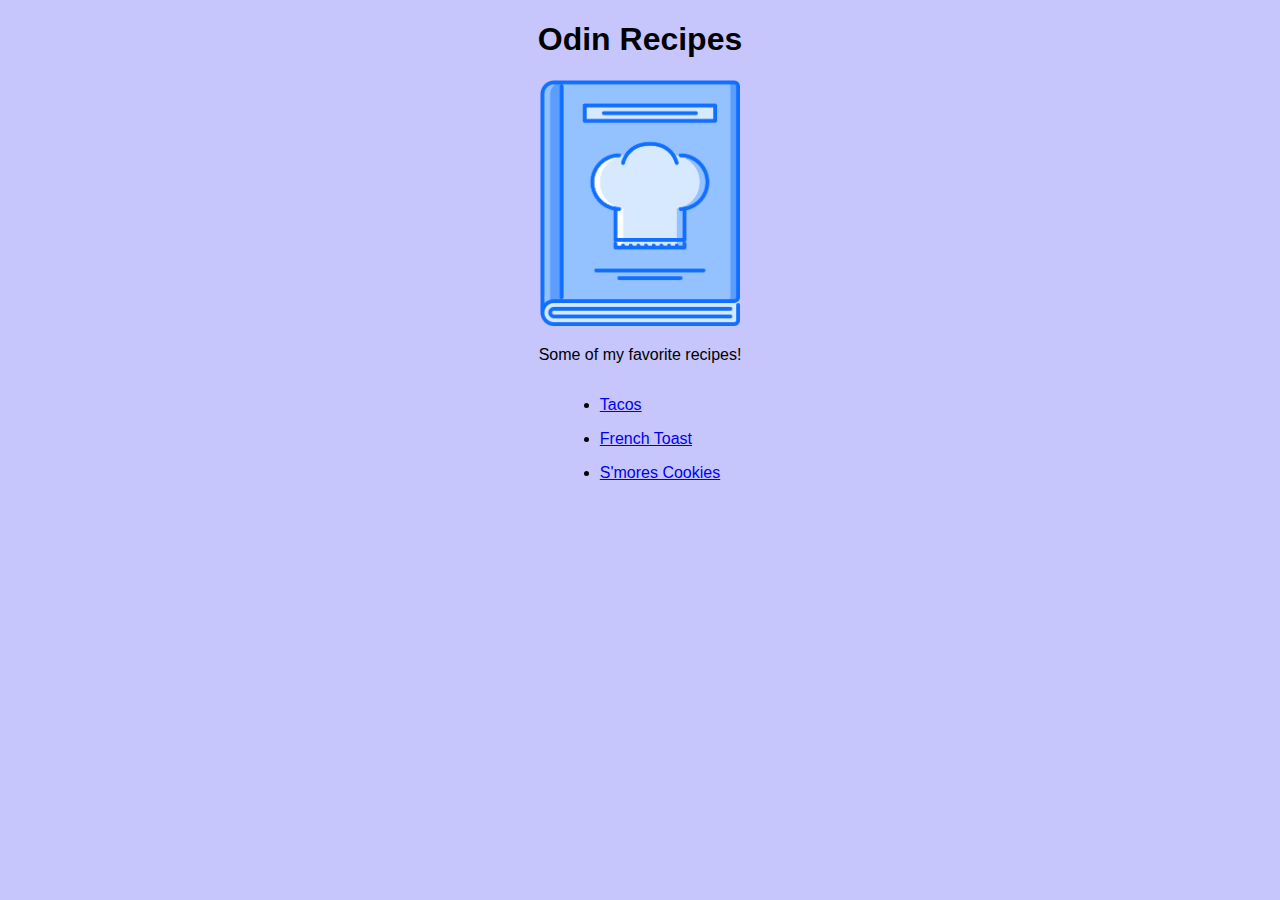
<file: index.html>
<!DOCTYPE html>
<html lang="en">
<head>
    <meta charset="UTF-8">
    <meta http-equiv="X-UA-Compatible" content="IE=edge">
    <meta name="viewport" content="width=device-width, initial-scale=1.0">
    <link rel="stylesheet" href="styles.css">
    <title>Odin Recipes</title>
</head>
<body>
    <div class="content">
        <h1>Odin Recipes</h1>
        <img src="./images/cookbook.png" class="home-icon">
        <p>Some of my favorite recipes!</p>
        <ul>
            <li><a href="./recipes/tacos.html">Tacos</a></li>
            <li><a href="./recipes/french_toast.html">French Toast</a></li>
            <li><a href="./recipes/smores_cookies.html">S'mores Cookies</a></li>
        </ul>
    </div>
</body>
</html>
</file>
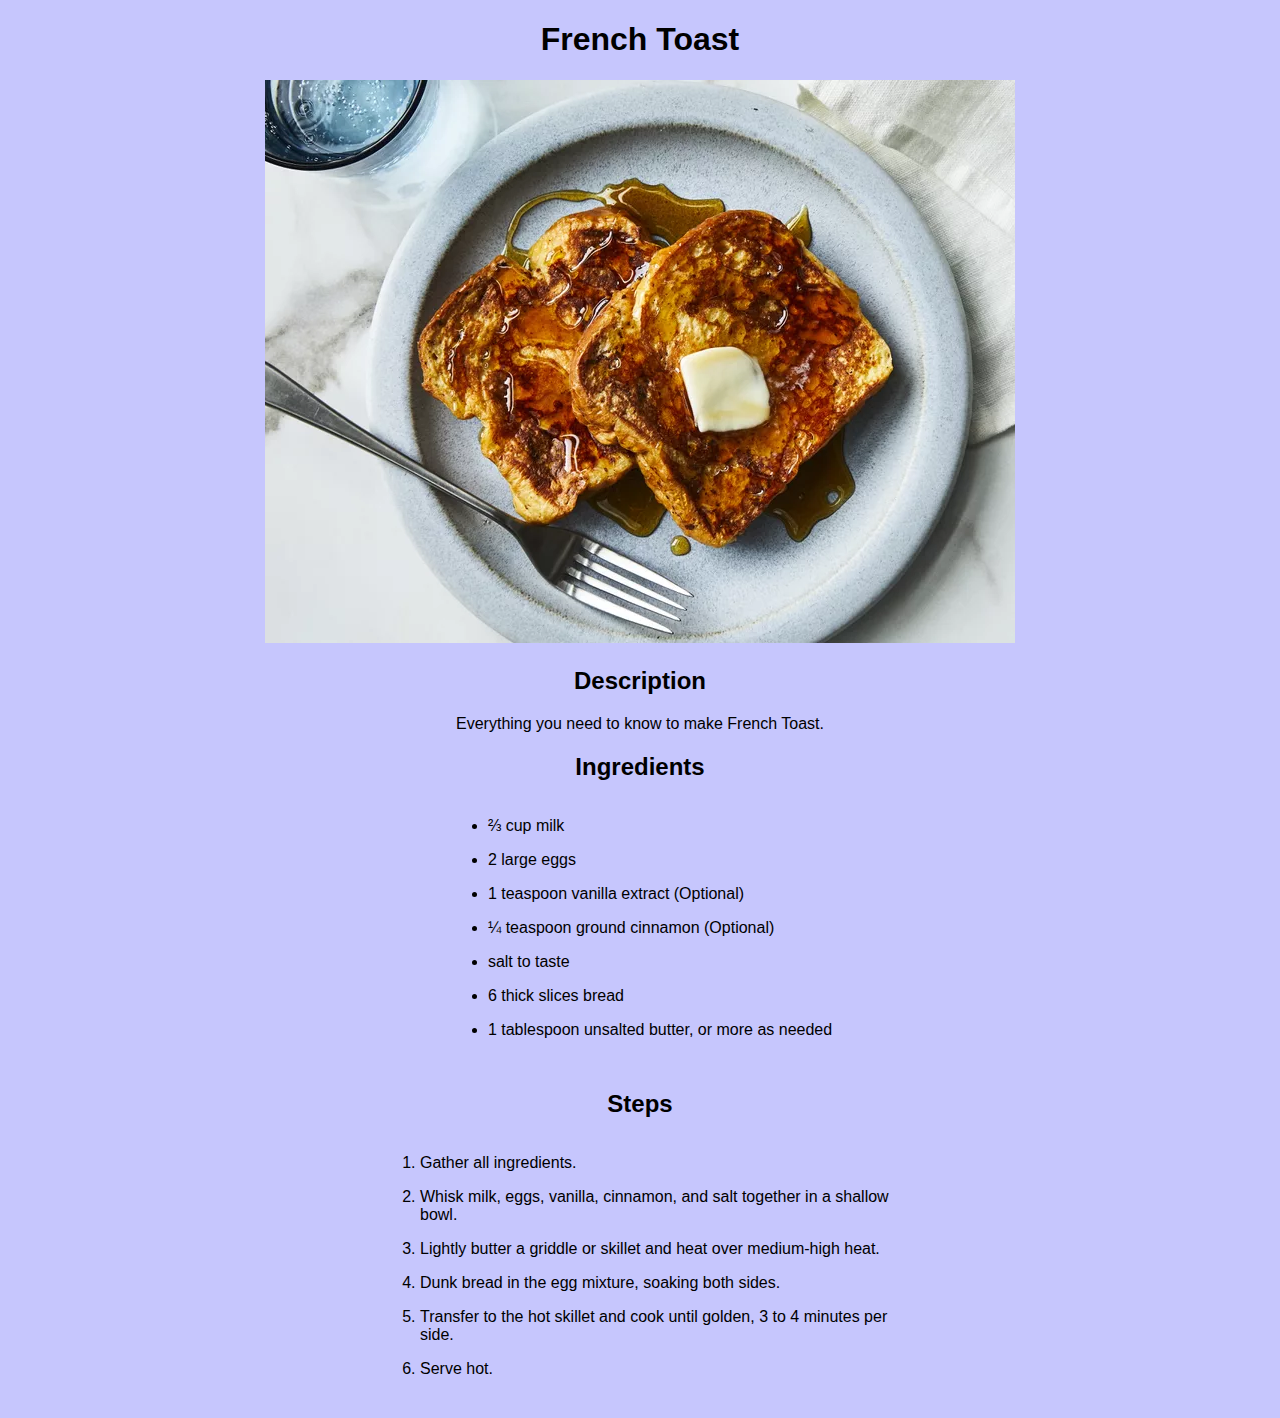
<file: recipes/french_toast.html>
<!DOCTYPE html>
<html lang="en">
<head>
    <meta charset="UTF-8">
    <meta http-equiv="X-UA-Compatible" content="IE=edge">
    <meta name="viewport" content="width=device-width, initial-scale=1.0">
    <link rel="stylesheet" href="../styles.css">
    <title>French Toast</title>
</head>
<body>
    <div class="content">
        <h1>French Toast</h1>
        <img src="../images/french_toast.webp">
        <h2>Description</h2>
        <p>Everything you need to know to make French Toast.</p>
        <h2>Ingredients</h2>
        <ul>
            <li>⅔ cup milk</li>
            <li>2 large eggs</li>
            <li>1 teaspoon vanilla extract (Optional)</li>
            <li>¼ teaspoon ground cinnamon (Optional)</li>
            <li>salt to taste</li>
            <li>6 thick slices bread</li>
            <li>1 tablespoon unsalted butter, or more as needed</li>
        </ul>
        <h2>Steps</h2>
        <ol>
            <li>Gather all ingredients.</li>
            <li>Whisk milk, eggs, vanilla, cinnamon, and salt together in a shallow bowl.</li>
            <li>Lightly butter a griddle or skillet and heat over medium-high heat.</li>
            <li>Dunk bread in the egg mixture, soaking both sides.</li>
            <li>Transfer to the hot skillet and cook until golden, 3 to 4 minutes per side.</li>
            <li>Serve hot.</li>
        </ol>
    </div>
</body>
</html>
</file>
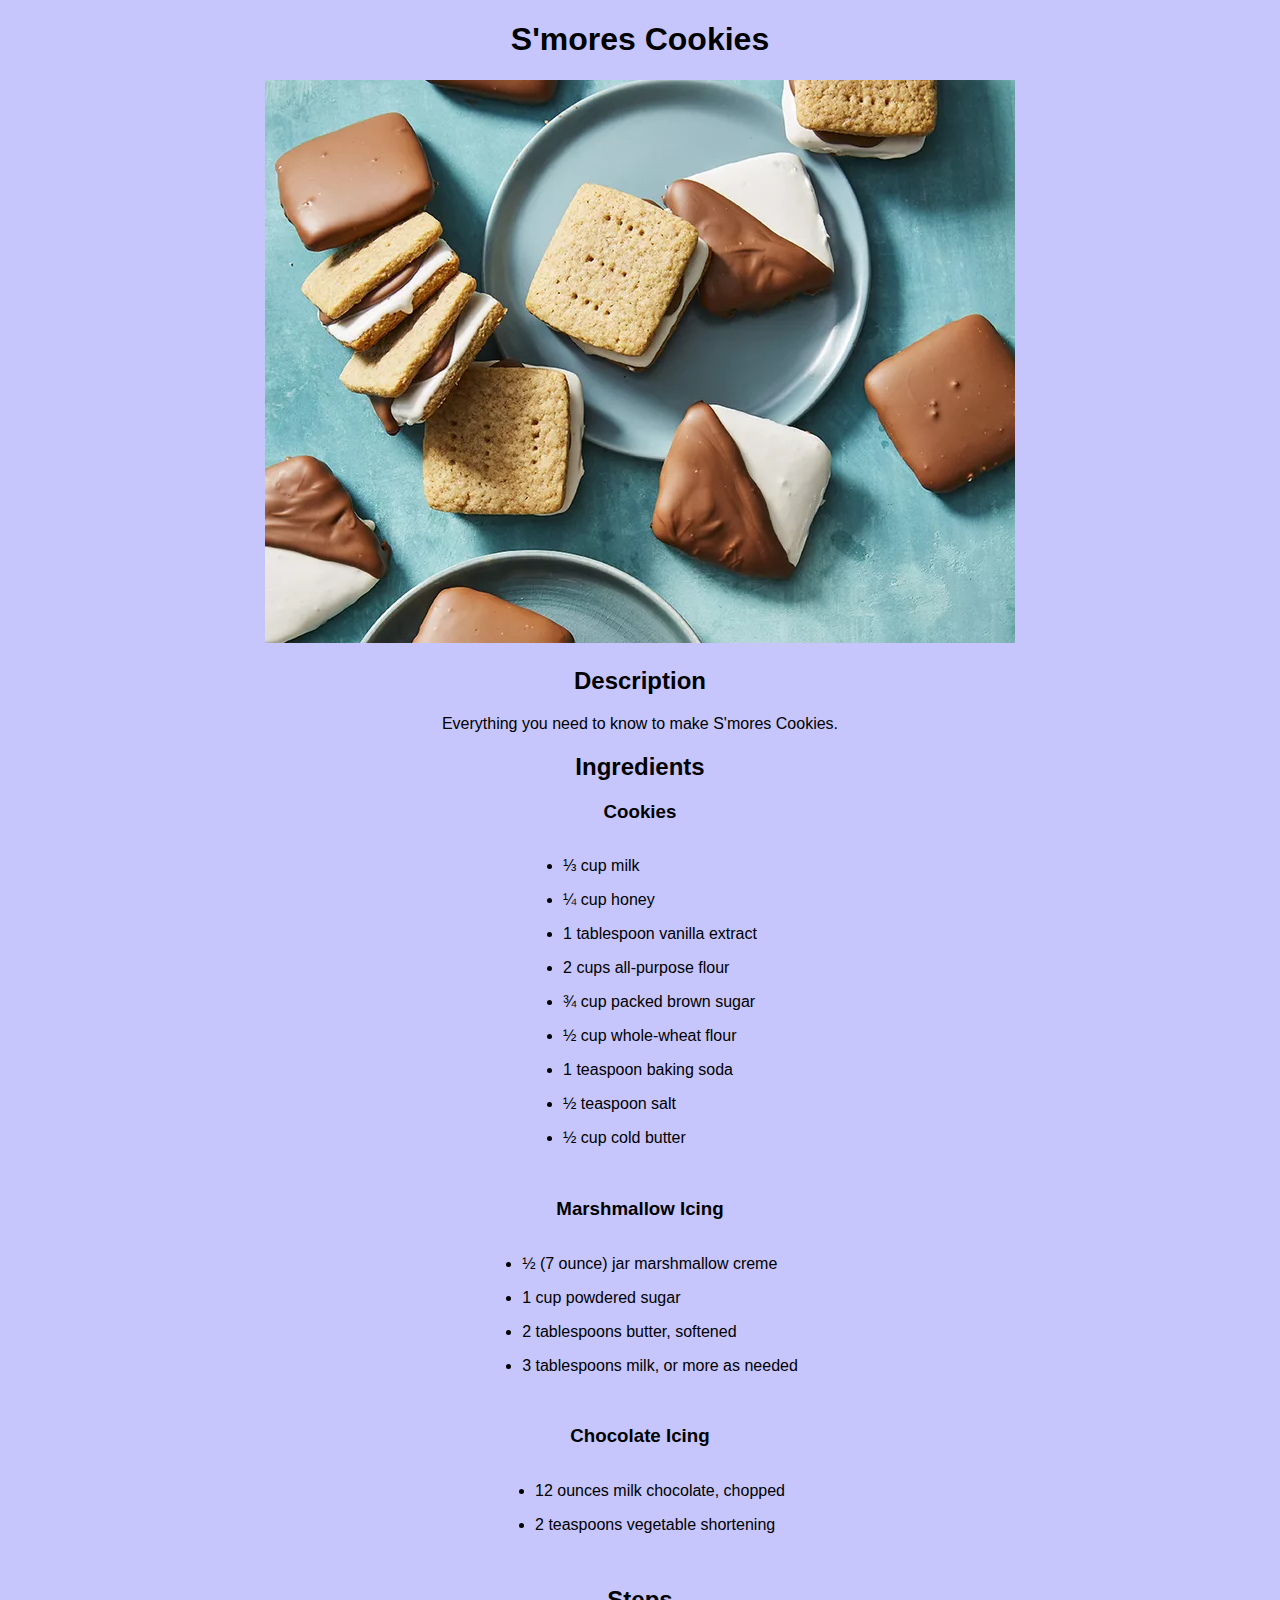
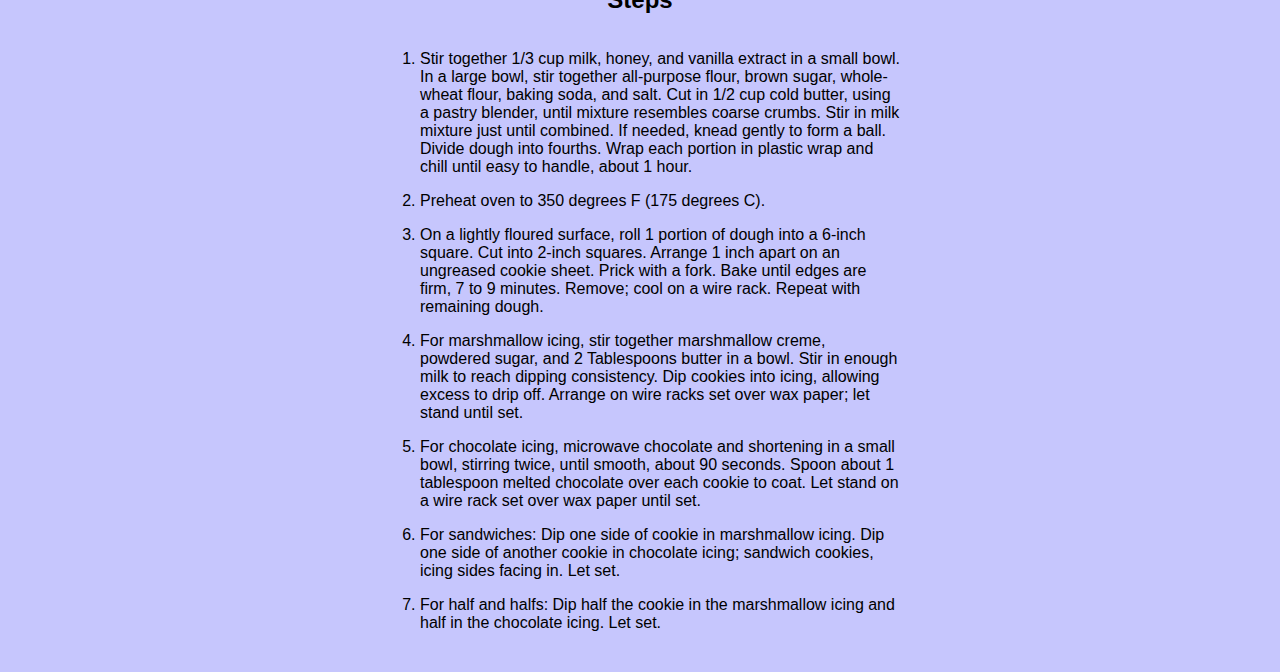
<file: recipes/smores_cookies.html>
<!DOCTYPE html>
<html lang="en">
<head>
    <meta charset="UTF-8">
    <meta http-equiv="X-UA-Compatible" content="IE=edge">
    <meta name="viewport" content="width=device-width, initial-scale=1.0">
    <link rel="stylesheet" href="../styles.css">
    <title>S'mores Cookies</title>
</head>
<body>
    <div class="content">
        <h1>S'mores Cookies</h1>
        <img src="../images/smores_cookies.webp">
        <h2>Description</h2>
        <p>Everything you need to know to make S'mores Cookies.</p>
        <h2>Ingredients</h2>
        <h3>Cookies</h3>
        <ul>
            <li>⅓ cup milk</li>
            <li>¼ cup honey</li>
            <li>1 tablespoon vanilla extract</li>
            <li>2 cups all-purpose flour</li>
            <li>¾ cup packed brown sugar</li>
            <li>½ cup whole-wheat flour</li>
            <li>1 teaspoon baking soda</li>
            <li>½ teaspoon salt</li>
            <li>½ cup cold butter</li>
        </ul>
        <h3>Marshmallow Icing</h3>
        <ul>
            <li>½ (7 ounce) jar marshmallow creme</li>
            <li>1 cup powdered sugar</li>
            <li>2 tablespoons butter, softened</li>
            <li>3 tablespoons milk, or more as needed</li>
        </ul>
        <h3>Chocolate Icing</h3>
        <ul>
            <li>12 ounces milk chocolate, chopped</li>
            <li>2 teaspoons vegetable shortening</li>
        </ul>
        <h2>Steps</h2>
        <ol>
            <li>Stir together 1/3 cup milk, honey, and vanilla extract in a small bowl. In a large bowl, stir together all-purpose flour, brown sugar, whole-wheat flour, baking soda, and salt. Cut in 1/2 cup cold butter, using a pastry blender, until mixture resembles coarse crumbs. Stir in milk mixture just until combined. If needed, knead gently to form a ball. Divide dough into fourths. Wrap each portion in plastic wrap and chill until easy to handle, about 1 hour.</li>
            <li>Preheat oven to 350 degrees F (175 degrees C).</li>
            <li>On a lightly floured surface, roll 1 portion of dough into a 6-inch square. Cut into 2-inch squares. Arrange 1 inch apart on an ungreased cookie sheet. Prick with a fork. Bake until edges are firm, 7 to 9 minutes. Remove; cool on a wire rack. Repeat with remaining dough.</li>
            <li>For marshmallow icing, stir together marshmallow creme, powdered sugar, and 2 Tablespoons butter in a bowl. Stir in enough milk to reach dipping consistency. Dip cookies into icing, allowing excess to drip off. Arrange on wire racks set over wax paper; let stand until set.</li>
            <li>For chocolate icing, microwave chocolate and shortening in a small bowl, stirring twice, until smooth, about 90 seconds. Spoon about 1 tablespoon melted chocolate over each cookie to coat. Let stand on a wire rack set over wax paper until set.</li>
            <li>For sandwiches: Dip one side of cookie in marshmallow icing. Dip one side of another cookie in chocolate icing; sandwich cookies, icing sides facing in. Let set.</li>
            <li>For half and halfs: Dip half the cookie in the marshmallow icing and half in the chocolate icing. Let set.</li>
        </ol>
    </div>
</body>
</html>
</file>
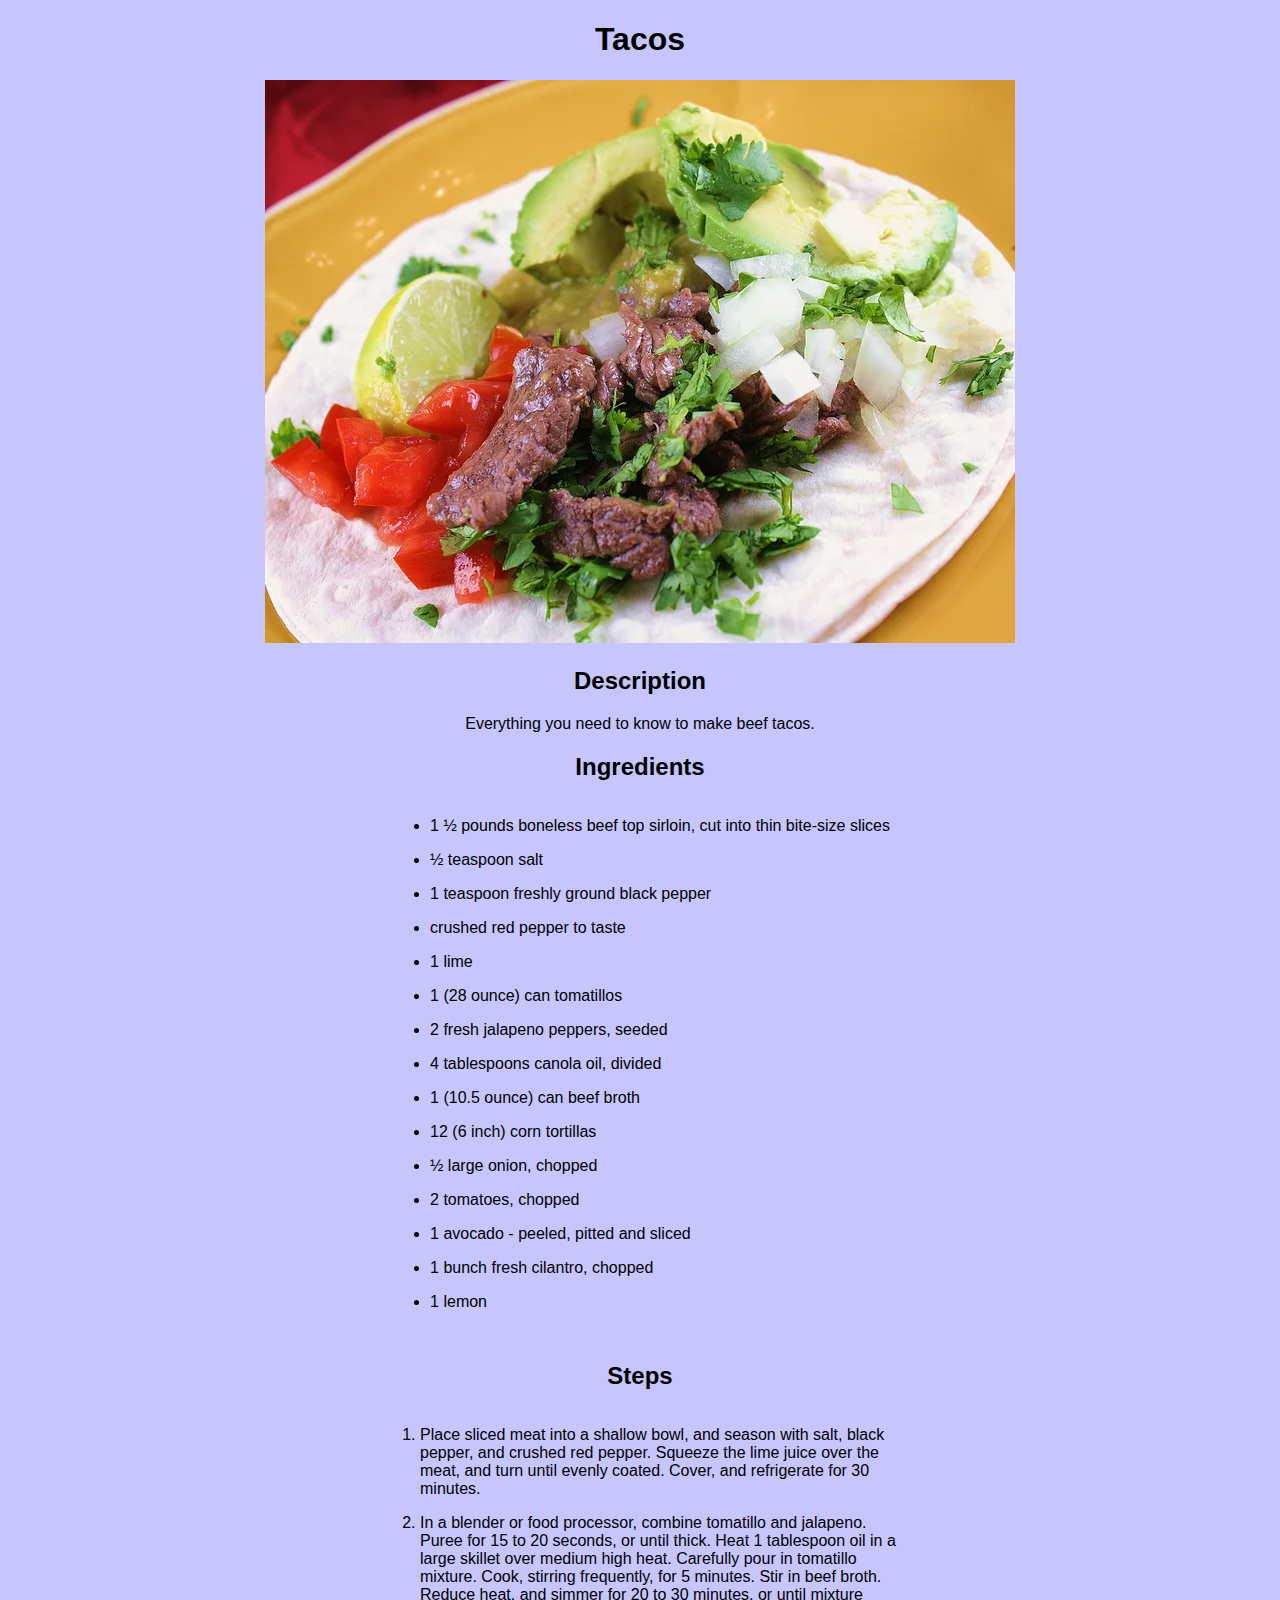
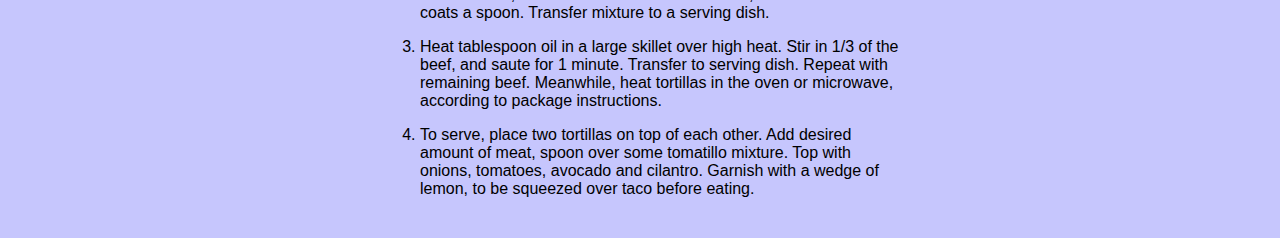
<file: recipes/tacos.html>
<!DOCTYPE html>
<html lang="en">
<head>
    <meta charset="UTF-8">
    <meta http-equiv="X-UA-Compatible" content="IE=edge">
    <meta name="viewport" content="width=device-width, initial-scale=1.0">
    <link rel="stylesheet" href="../styles.css">
    <title>Tacos</title>
</head>
<body>
    <div class="content">
        <h1>Tacos</h1>
        <img src="../images/tacos.webp">
        <h2>Description</h2>
        <p>Everything you need to know to make beef tacos.</p>
        <h2>Ingredients</h2>
        <ul>
            <li>1 ½ pounds boneless beef top sirloin, cut into thin bite-size slices<br></li>
            <li>½ teaspoon salt<br></li>
            <li>1 teaspoon freshly ground black pepper<br></li>
            <li>crushed red pepper to taste<br></li>
            <li>1 lime<br></li>
            <li>1 (28 ounce) can tomatillos<br></li>
            <li>2 fresh jalapeno peppers, seeded<br></li>
            <li>4 tablespoons canola oil, divided<br></li>
            <li>1 (10.5 ounce) can beef broth<br></li>
            <li>12 (6 inch) corn tortillas<br></li>
            <li>½ large onion, chopped<br></li>
            <li>2 tomatoes, chopped<br></li>
            <li>1 avocado - peeled, pitted and sliced<br></li>
            <li>1 bunch fresh cilantro, chopped<br></li>
            <li>1 lemon</li>
        </ul>
        <h2>Steps</h2>
        <ol>
            <li>Place sliced meat into a shallow bowl, and season with salt, black pepper, and crushed red pepper. Squeeze the lime juice over the meat, and turn until evenly coated. Cover, and refrigerate for 30 minutes.</li>
            <li>In a blender or food processor, combine tomatillo and jalapeno. Puree for 15 to 20 seconds, or until thick. Heat 1 tablespoon oil in a large skillet over medium high heat. Carefully pour in tomatillo mixture. Cook, stirring frequently, for 5 minutes. Stir in beef broth. Reduce heat, and simmer for 20 to 30 minutes, or until mixture coats a spoon. Transfer mixture to a serving dish.</li>
            <li>Heat tablespoon oil in a large skillet over high heat. Stir in 1/3 of the beef, and saute for 1 minute. Transfer to serving dish. Repeat with remaining beef. Meanwhile, heat tortillas in the oven or microwave, according to package instructions.</li>
            <li>To serve, place two tortillas on top of each other. Add desired amount of meat, spoon over some tomatillo mixture. Top with onions, tomatoes, avocado and cilantro. Garnish with a wedge of lemon, to be squeezed over taco before eating.</li>
        </ol>
    </div>
</body>
</html>
</file>
<file: styles.css>
* {
    background-color: rgb(198, 198, 253);
    font-family: 'Gill Sans', 'Gill Sans MT', Calibri, 'Trebuchet MS', sans-serif;
}

li {
    margin-bottom: 1rem;
}

.content {
    text-align: center;
}

.content > ul, ol {
    text-align: left;
    display: inline-block;
    max-width: 480px;
}

img {
    max-width: 100%;
}

.home-icon {
    height: auto;
    width: 200px;
}
</file>
